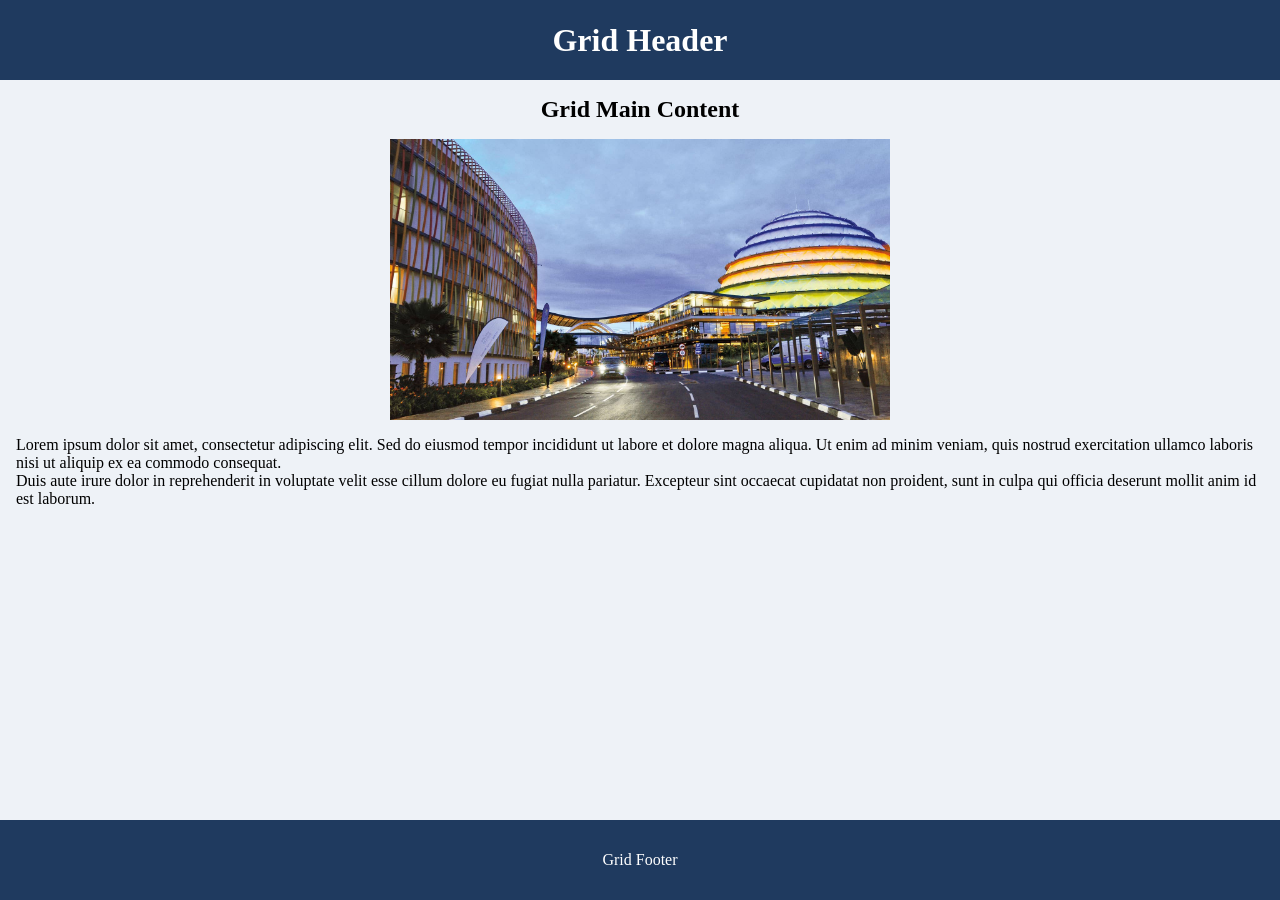
<file: Level_1/css_grid/index.html>
<!DOCTYPE html>
<html lang="en">
<head>
  <meta charset="UTF-8">
  <meta name="viewport" content="width=device-width, initial-scale=1.0">
  <title>Level 1 - Grid Layout</title>
  <link rel="stylesheet" href="grid-style.css">
</head>
<body>
  <header class="site-header">
    <h1> Grid Header</h1>
  </header>

  <main class="site-main">
  <h2>Grid Main Content</h2>
  <img src="../images/photo.jpg" alt="A picture of Kigali Convention center and Raddison Blu">
  <p>Lorem ipsum dolor sit amet, consectetur adipiscing elit. Sed do eiusmod tempor incididunt ut labore et dolore magna aliqua. Ut enim ad minim veniam, quis nostrud exercitation ullamco laboris nisi ut aliquip ex ea commodo consequat.</p>
  <p>Duis aute irure dolor in reprehenderit in voluptate velit esse cillum dolore eu fugiat nulla pariatur. Excepteur sint occaecat cupidatat non proident, sunt in culpa qui officia deserunt mollit anim id est laborum.</p>
</main>

  <footer class="site-footer">
    <p>Grid Footer</p>
  </footer>
</body>
</html>
</file>
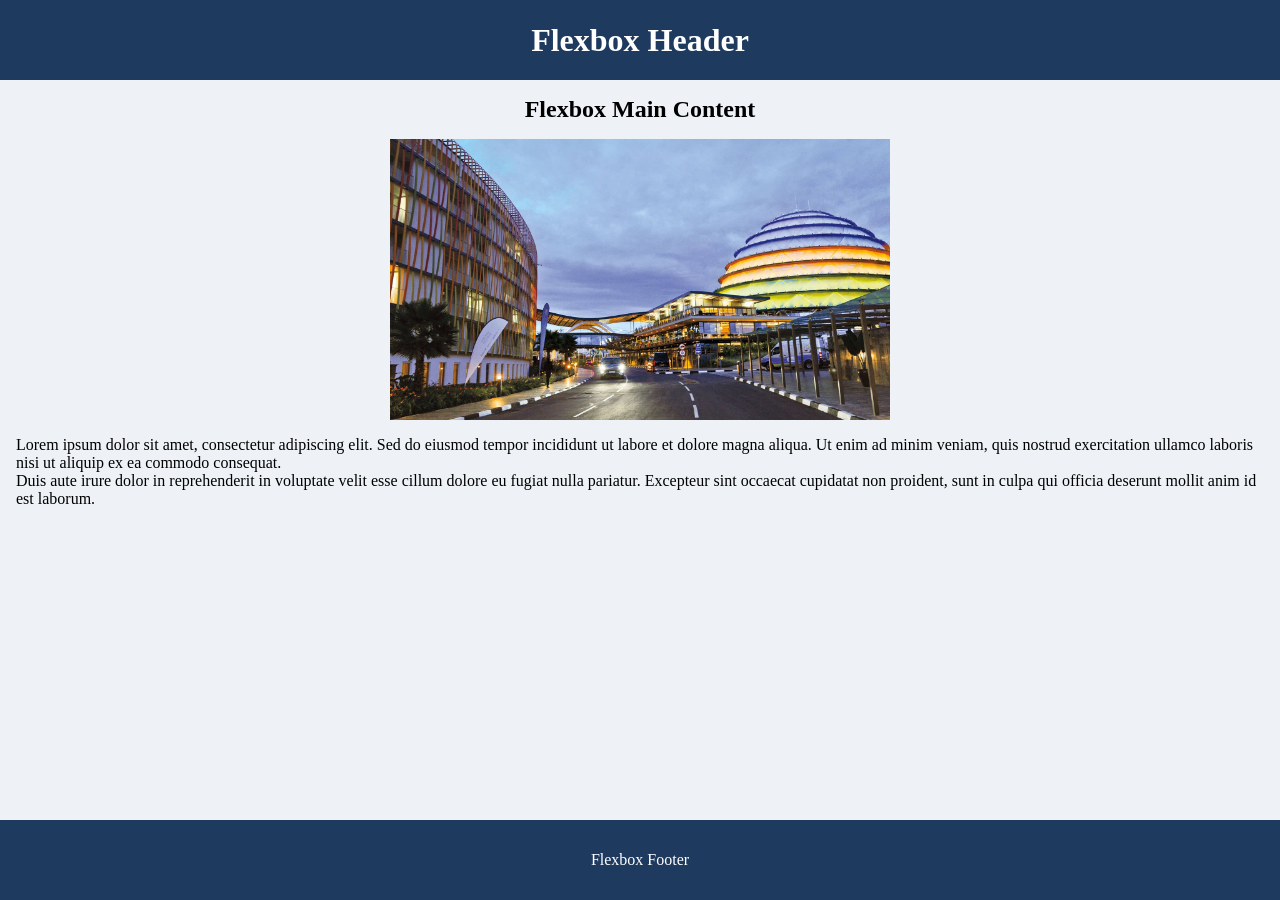
<file: Level_1/flexbox/index.html>
<!DOCTYPE html>
<html lang="en">
<head>
  <meta charset="UTF-8">
  <meta name="viewport" content="width=device-width, initial-scale=1.0">
  <title>Level 1 - Flexbox Layout</title>
  <link rel="stylesheet" href="flexbox-style.css">
</head>
<body>
  <header class="site-header">
    <h1>Flexbox Header</h1>
  </header>

  <main class="site-main">
  <h2>Flexbox Main Content</h2>
  <img src="../images/photo.jpg" alt="A picture of Kigali Convention center and Raddison Blu">
  <p>Lorem ipsum dolor sit amet, consectetur adipiscing elit. Sed do eiusmod tempor incididunt ut labore et dolore magna aliqua. Ut enim ad minim veniam, quis nostrud exercitation ullamco laboris nisi ut aliquip ex ea commodo consequat.</p>
  <p>Duis aute irure dolor in reprehenderit in voluptate velit esse cillum dolore eu fugiat nulla pariatur. Excepteur sint occaecat cupidatat non proident, sunt in culpa qui officia deserunt mollit anim id est laborum.</p>
</main>

  <footer class="site-footer">
    <p>Flexbox Footer</p>
  </footer>
</body>
</html>
</file>
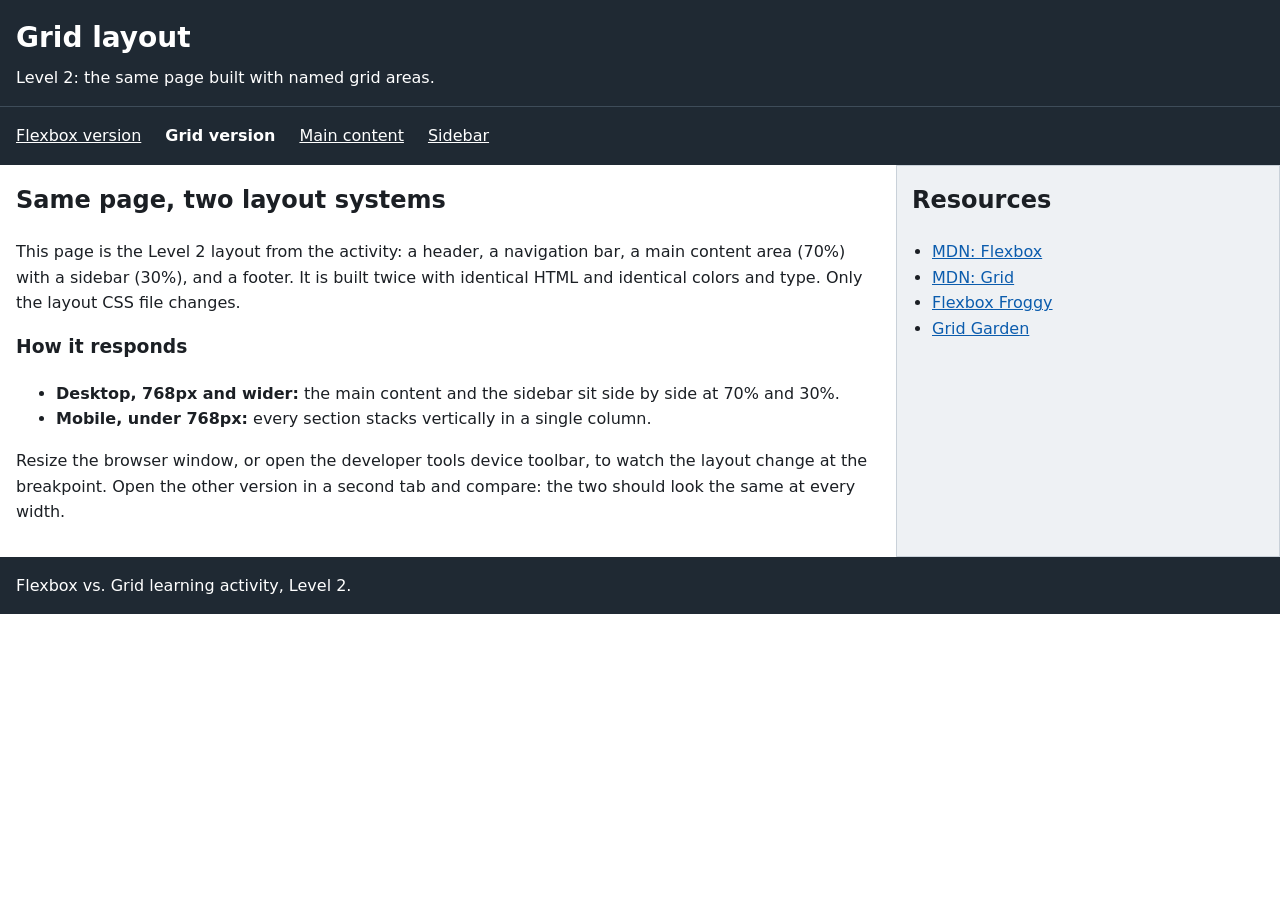
<file: Level_2/css_grid/index.html>
<!DOCTYPE html>
<html lang="en">
<head>
  <meta charset="UTF-8">
  <meta name="viewport" content="width=device-width, initial-scale=1">
  <title>Grid Layout | Level 2</title>
  <link rel="stylesheet" href="grid-style.css">
</head>
<body>
  <div class="layout">
    <header class="site-header">
      <h1>Grid layout</h1>
      <p>Level 2: the same page built with named grid areas.</p>
    </header>
 
    <nav class="site-nav" aria-label="Main">
      <ul>
        <li><a href="../flexbox/index.html">Flexbox version</a></li>
        <li><a href="index.html" aria-current="page">Grid version</a></li>
        <li><a href="#main-content">Main content</a></li>
        <li><a href="#sidebar">Sidebar</a></li>
      </ul>
    </nav>

    <div class="columns">
      <main class="content" id="main-content">
        <h2>Same page, two layout systems</h2>
        <p>This page is the Level 2 layout from the activity: a header, a navigation bar, a main content area (70%) with a sidebar (30%), and a footer. It is built twice with identical HTML and identical colors and type. Only the layout CSS file changes.</p>
        <h3>How it responds</h3>
        <ul>
          <li><strong>Desktop, 768px and wider:</strong> the main content and the sidebar sit side by side at 70% and 30%.</li>
          <li><strong>Mobile, under 768px:</strong> every section stacks vertically in a single column.</li>
        </ul>
        <p>Resize the browser window, or open the developer tools device toolbar, to watch the layout change at the breakpoint. Open the other version in a second tab and compare: the two should look the same at every width.</p>
      </main>
 
      <aside class="sidebar" id="sidebar" aria-label="Learning resources">
        <h2>Resources</h2>
        <ul>
          <li><a href="https://developer.mozilla.org/en-US/docs/Learn/CSS/CSS_layout/Flexbox">MDN: Flexbox</a></li>
          <li><a href="https://developer.mozilla.org/en-US/docs/Learn/CSS/CSS_layout/Grids">MDN: Grid</a></li>
          <li><a href="https://flexboxfroggy.com/">Flexbox Froggy</a></li>
          <li><a href="https://cssgridgarden.com/">Grid Garden</a></li>
        </ul>
      </aside>
    </div>
    
    <footer class="site-footer">
      <p>Flexbox vs. Grid learning activity, Level 2.</p>
    </footer>
  </div>
</body>
</html>
</file>
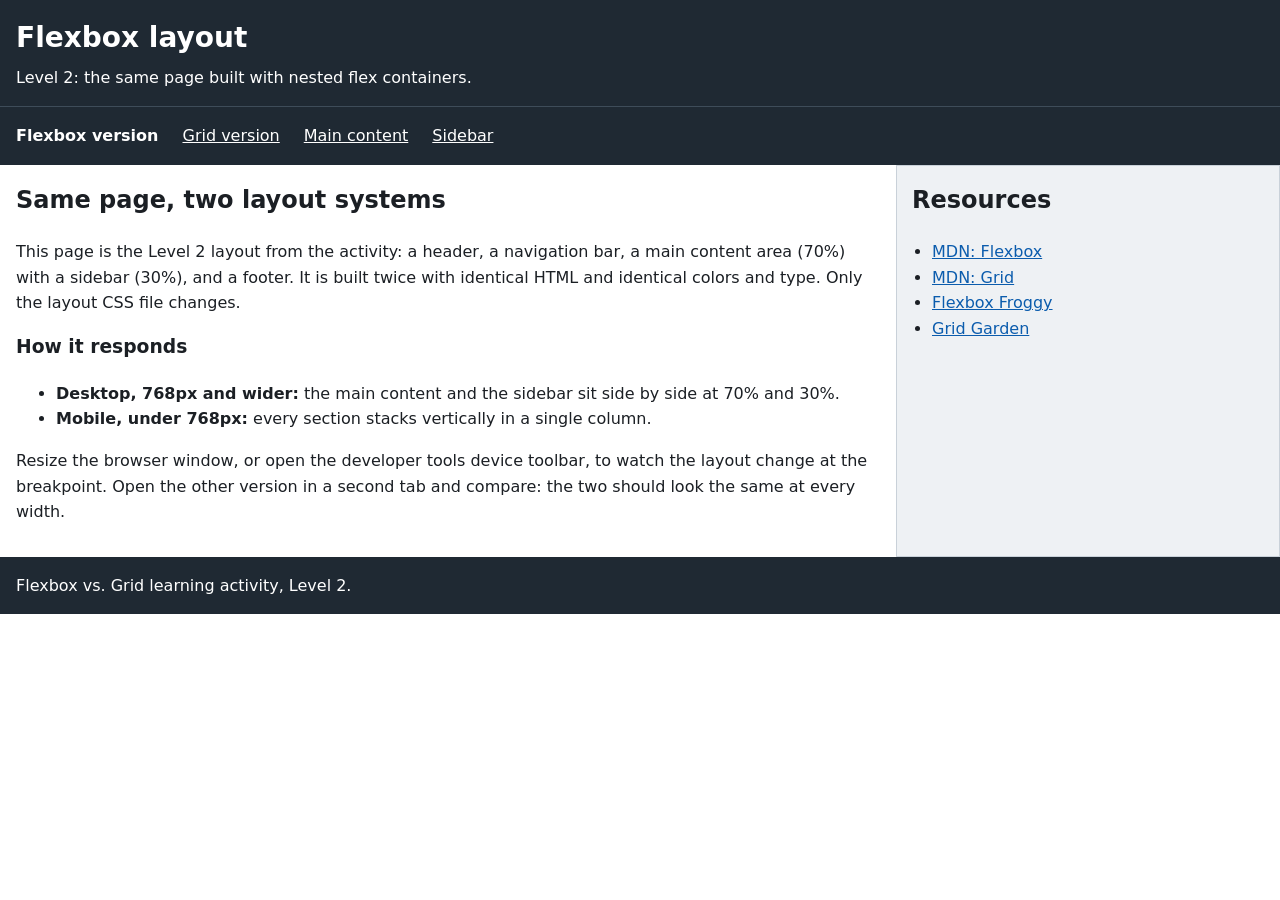
<file: Level_2/flexbox/index.html>
<!DOCTYPE html>
<html lang="en">
<head>
  <meta charset="UTF-8">
  <meta name="viewport" content="width=device-width, initial-scale=1">
  <title>Flexbox Layout | Level 2</title>
  <link rel="stylesheet" href="flexbox-style.css">
</head>
<body>
  <div class="layout">
    <header class="site-header">
      <h1>Flexbox layout</h1>
      <p>Level 2: the same page built with nested flex containers.</p>
    </header>
 
    <nav class="site-nav" aria-label="Main">
      <ul>
        <li><a href="index.html" aria-current="page">Flexbox version</a></li>
        <li><a href="../css_grid/index.html">Grid version</a></li>
        <li><a href="#main-content">Main content</a></li>
        <li><a href="#sidebar">Sidebar</a></li>
      </ul>
    </nav>
 
    <div class="columns">
      <main class="content" id="main-content">
        <h2>Same page, two layout systems</h2>
        <p>This page is the Level 2 layout from the activity: a header, a navigation bar, a main content area (70%) with a sidebar (30%), and a footer. It is built twice with identical HTML and identical colors and type. Only the layout CSS file changes.</p>
        <h3>How it responds</h3>
        <ul>
          <li><strong>Desktop, 768px and wider:</strong> the main content and the sidebar sit side by side at 70% and 30%.</li>
          <li><strong>Mobile, under 768px:</strong> every section stacks vertically in a single column.</li>
        </ul>
        <p>Resize the browser window, or open the developer tools device toolbar, to watch the layout change at the breakpoint. Open the other version in a second tab and compare: the two should look the same at every width.</p>
      </main>
 
      <aside class="sidebar" id="sidebar" aria-label="Learning resources">
        <h2>Resources</h2>
        <ul>
          <li><a href="https://developer.mozilla.org/en-US/docs/Learn/CSS/CSS_layout/Flexbox">MDN: Flexbox</a></li>
          <li><a href="https://developer.mozilla.org/en-US/docs/Learn/CSS/CSS_layout/Grids">MDN: Grid</a></li>
          <li><a href="https://flexboxfroggy.com/">Flexbox Froggy</a></li>
          <li><a href="https://cssgridgarden.com/">Grid Garden</a></li>
        </ul>
      </aside>
    </div>
 
    <footer class="site-footer">
      <p>Flexbox vs. Grid learning activity, Level 2.</p>
    </footer>
  </div>
</body>
</html>
</file>
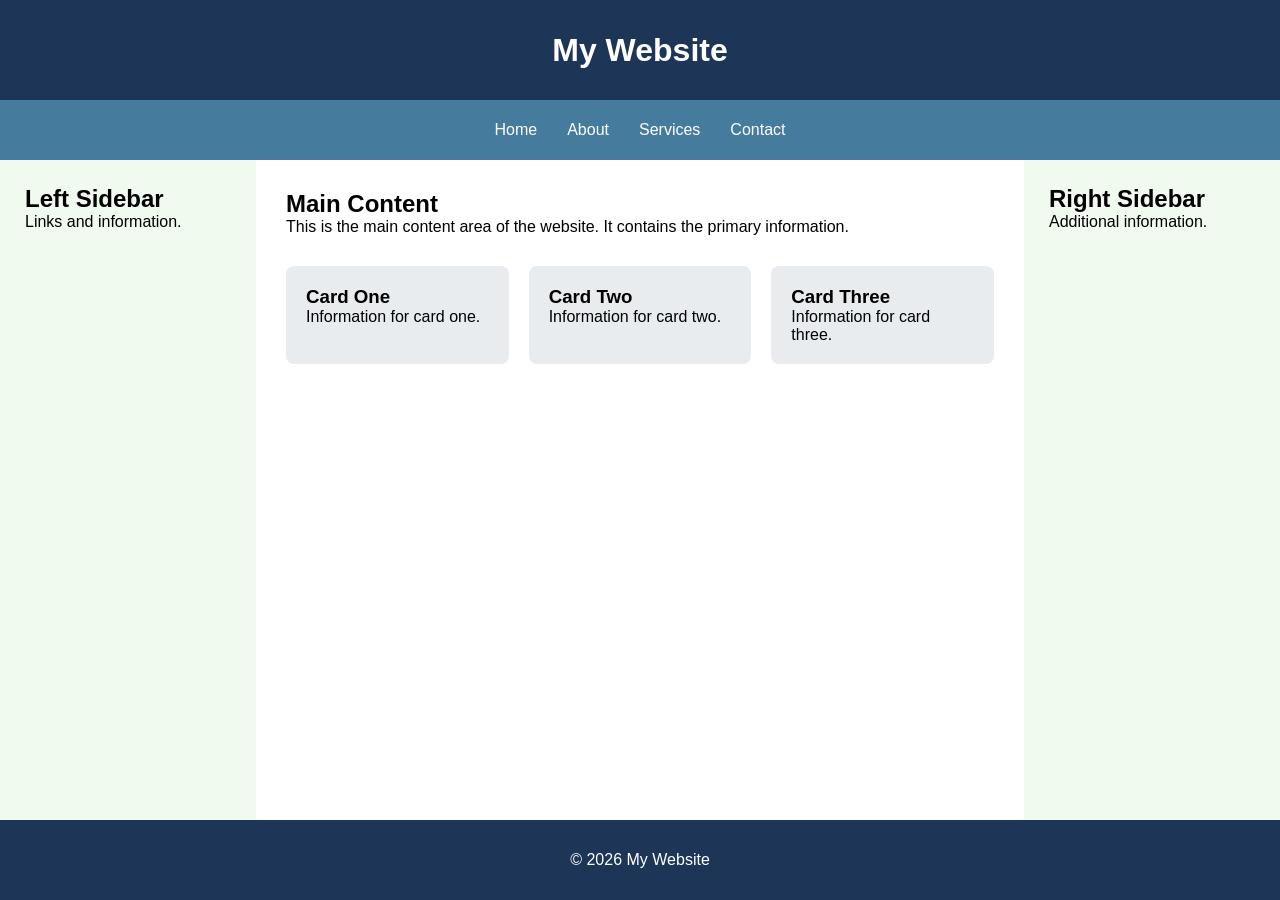
<file: Level_3/css_grid/index.html>
<!DOCTYPE html>
<html lang="en">
<head>
    <meta charset="UTF-8">
    <meta name="viewport" content="width=device-width, initial-scale=1.0">
    <title>Level 3 Grid Layout</title>
    <link rel="stylesheet" href="grid-style.css">
</head>
<body>

    <header>
        <h1>My Website</h1>
    </header>

    <nav>
        <a href="#">Home</a>
        <a href="#">About</a>
        <a href="#">Services</a>
        <a href="#">Contact</a>
    </nav>

    <div class="layout">

        <aside class="left-sidebar">
            <h2>Left Sidebar</h2>
            <p>Links and information.</p>
        </aside>

        <main>
            <h2>Main Content</h2>
            <p>
                This is the main content area of the website.
                It contains the primary information.
            </p>

            <div class="cards">
                <div class="card">
                    <h3>Card One</h3>
                    <p>Information for card one.</p>
                </div>

                <div class="card">
                    <h3>Card Two</h3>
                    <p>Information for card two.</p>
                </div>

                <div class="card">
                    <h3>Card Three</h3>
                    <p>Information for card three.</p>
                </div>
            </div>
        </main>

        <aside class="right-sidebar">
            <h2>Right Sidebar</h2>
            <p>Additional information.</p>
        </aside>

    </div>

    <footer>
        <p>© 2026 My Website</p>
    </footer>

</body>
</html>
</file>
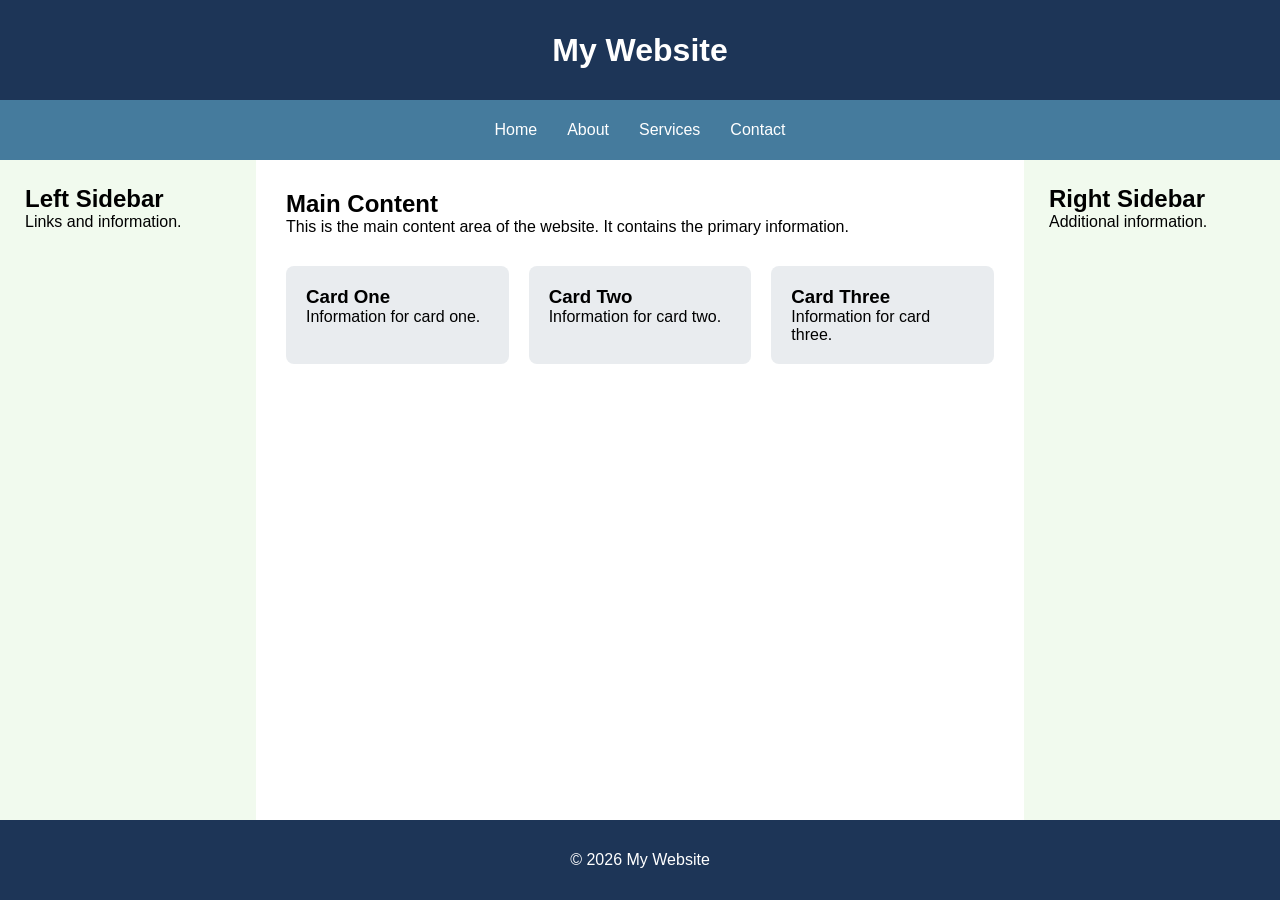
<file: Level_3/Flexbox/index.html>
<!DOCTYPE html>
<html lang="en">
<head>
    <meta charset="UTF-8">
    <meta name="viewport" content="width=device-width, initial-scale=1.0">
    <title>Level 3 Flexbox Layout</title>
    <link rel="stylesheet" href="flexbox-style.css">
</head>
<body>

    <header>
        <h1>My Website</h1>
    </header>

    <nav>
        <a href="#">Home</a>
        <a href="#">About</a>
        <a href="#">Services</a>
        <a href="#">Contact</a>
    </nav>

    <div class="layout">

        <aside class="left-sidebar">
            <h2>Left Sidebar</h2>
            <p>Links and information.</p>
        </aside>

        <main>
            <h2>Main Content</h2>
            <p>
                This is the main content area of the website.
                It contains the primary information.
            </p>

            <div class="cards">
                <div class="card">
                    <h3>Card One</h3>
                    <p>Information for card one.</p>
                </div>

                <div class="card">
                    <h3>Card Two</h3>
                    <p>Information for card two.</p>
                </div>

                <div class="card">
                    <h3>Card Three</h3>
                    <p>Information for card three.</p>
                </div>
            </div>
        </main>

        <aside class="right-sidebar">
            <h2>Right Sidebar</h2>
            <p>Additional information.</p>
        </aside>

    </div>

    <footer>
        <p>© 2026 My Website</p>
    </footer>

</body>
</html>
</file>
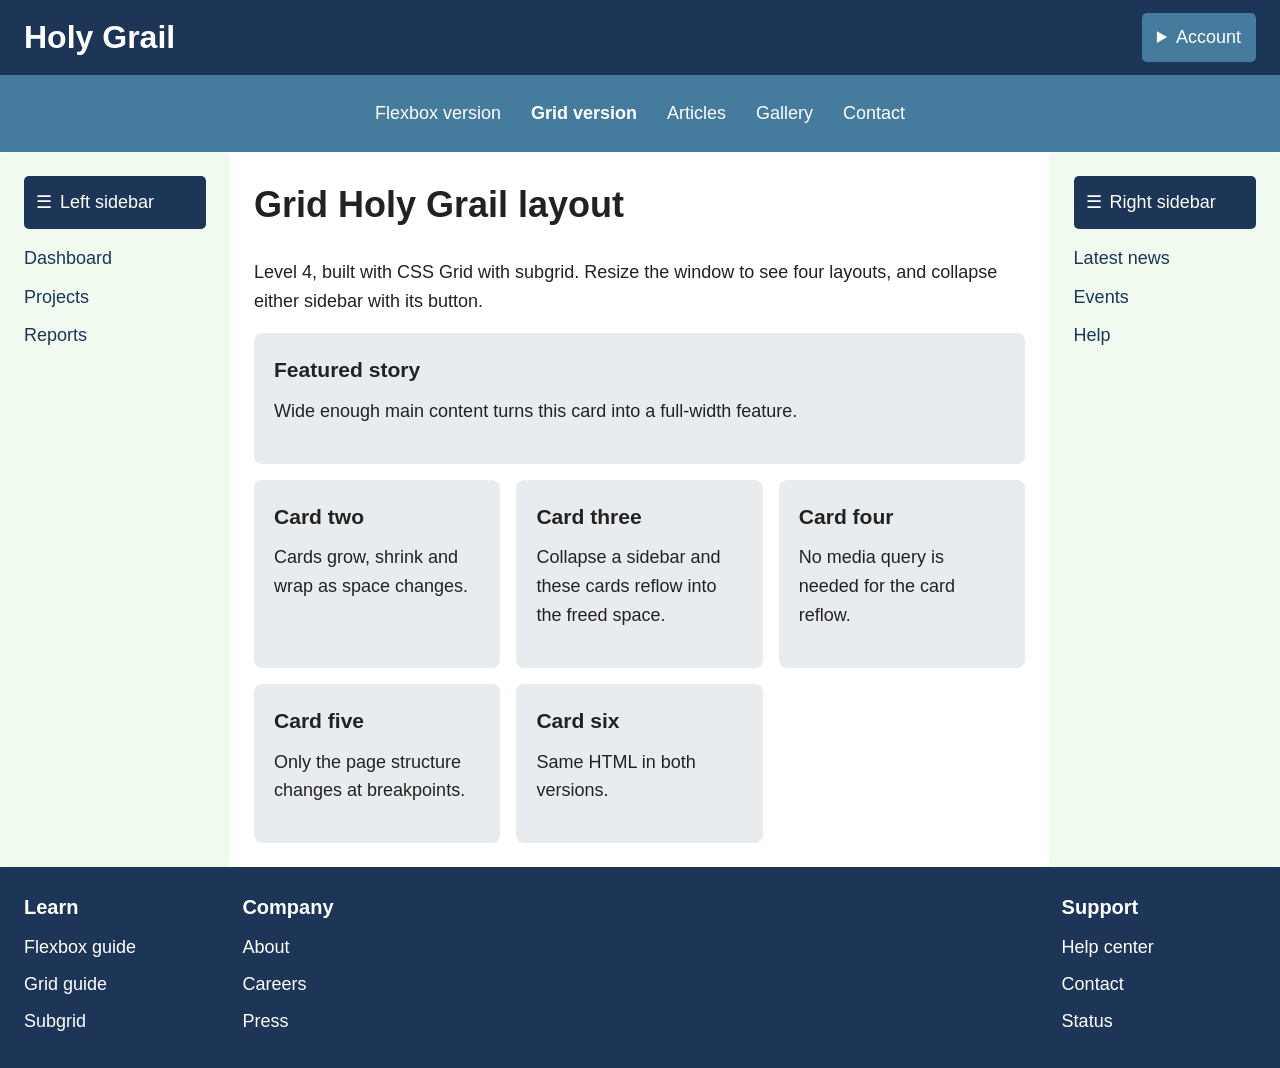
<file: Level_4/css_grid/index.html>
<!DOCTYPE html>
<html lang="en">
<head>
  <meta charset="UTF-8">
  <meta name="viewport" content="width=device-width, initial-scale=1">
  <title>Grid Holy Grail | Level 4</title>
  <link rel="stylesheet" href="css_grid.css">
</head>
<body>
  <div class="layout">
    <header class="site-header">
      <a class="logo" href="#">Holy Grail</a>
      <details class="user-menu">
        <summary>Account</summary>
        <ul>
          <li><a href="#">Profile</a></li>
          <li><a href="#">Settings</a></li>
          <li><a href="#">Sign out</a></li>
        </ul>
      </details>
    </header>

    <nav class="site-nav" aria-label="Main">
      <ul>
        <li><a href="../flexbox/index.html">Flexbox version</a></li>
        <li><a href="index.html" aria-current="page">Grid version</a></li>
        <li><a href="#main-content">Articles</a></li>
        <li><a href="#main-content">Gallery</a></li>
        <li><a href="#main-content">Contact</a></li>
      </ul>
    </nav>

    <div class="columns">
      <main class="content" id="main-content">
        <h1>Grid Holy Grail layout</h1>
        <p>Level 4, built with CSS Grid with subgrid. Resize the window to see four layouts, and collapse either sidebar with its button.</p>
        <div class="cards">
          <article class="card"><h3>Featured story</h3><p>Wide enough main content turns this card into a full-width feature.</p></article>
          <article class="card"><h3>Card two</h3><p>Cards grow, shrink and wrap as space changes.</p></article>
          <article class="card"><h3>Card three</h3><p>Collapse a sidebar and these cards reflow into the freed space.</p></article>
          <article class="card"><h3>Card four</h3><p>No media query is needed for the card reflow.</p></article>
          <article class="card"><h3>Card five</h3><p>Only the page structure changes at breakpoints.</p></article>
          <article class="card"><h3>Card six</h3><p>Same HTML in both versions.</p></article>

        </div>
        </main>

        <aside class="sidebar sidebar-left" aria-label="Left sidebar">
            <button class="toggle" data-side="left" aria-expanded="true" aria-controls="left-panel"><span aria-hidden="true">☰</span><span class="label">Left sidebar</span></button>
            <div class="panel" id="left-panel">
                <ul><li><a href="#">Dashboard</a></li><li><a href="#">Projects</a></li><li><a href="#">Reports</a></li></ul>
            </div>
        </aside>

        <aside class="sidebar sidebar-right" aria-label="Right sidebar">
        <button class="toggle" data-side="right" aria-expanded="true" aria-controls="right-panel"><span aria-hidden="true">☰</span><span class="label">Right sidebar</span></button>
        <div class="panel" id="right-panel">
          <ul><li><a href="#">Latest news</a></li><li><a href="#">Events</a></li><li><a href="#">Help</a></li></ul>
        </div>
      </aside>
    </div>

    <footer class="site-footer">
      <section><h2>Learn</h2><ul><li><a href="#">Flexbox guide</a></li><li><a href="#">Grid guide</a></li><li><a href="#">Subgrid</a></li></ul></section>
      <section><h2>Company</h2><ul><li><a href="#">About</a></li><li><a href="#">Careers</a></li><li><a href="#">Press</a></li></ul></section>
      <section><h2>Support</h2><ul><li><a href="#">Help center</a></li><li><a href="#">Contact</a></li><li><a href="#">Status</a></li></ul></section>
    </footer>
  </div>

  <script>
  // Collapse or expand a sidebar by toggling a class; CSS does the rest.
  document.querySelectorAll(".toggle").forEach((btn) => {
    btn.addEventListener("click", () => {
      const collapsed = document.querySelector(".layout").classList.toggle(btn.dataset.side + "-collapsed");
      btn.setAttribute("aria-expanded", String(!collapsed));
    });
  });
</script>
</file>
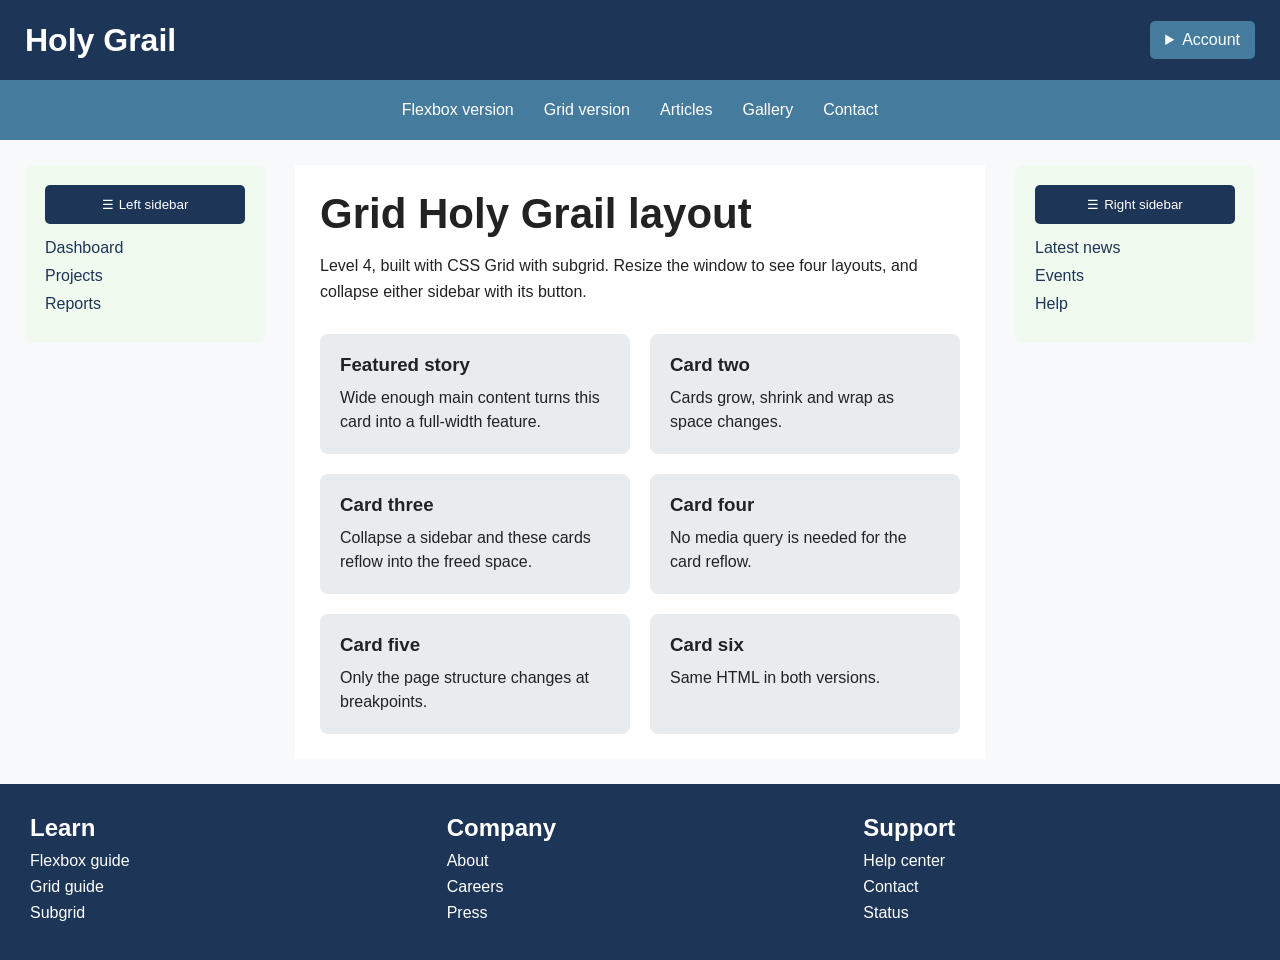
<file: Level_4/flexbox/index.html>
<!DOCTYPE html>
<html lang="en">
<head>
  <meta charset="UTF-8">
  <meta name="viewport" content="width=device-width, initial-scale=1">
  <title>Flexbox Holy Grail | Level 4</title>
  <link rel="stylesheet" href="flexbox.css">
</head>
<body>
  <div class="layout">
    <header class="site-header">
      <a class="logo" href="#">Holy Grail</a>
      <details class="user-menu">
        <summary>Account</summary>
        <ul>
          <li><a href="#">Profile</a></li>
          <li><a href="#">Settings</a></li>
          <li><a href="#">Sign out</a></li>
        </ul>
      </details>
    </header>

    <nav class="site-nav" aria-label="Main">
      <ul>
        <li><a href="../flexbox/index.html">Flexbox version</a></li>
        <li><a href="../css_grid/index.html" aria-current="page">Grid version</a></li>
        <li><a href="#main-content">Articles</a></li>
        <li><a href="#main-content">Gallery</a></li>
        <li><a href="#main-content">Contact</a></li>
      </ul>
    </nav>

    <div class="columns">
      <main class="content" id="main-content">
        <h1>Grid Holy Grail layout</h1>
        <p>Level 4, built with CSS Grid with subgrid. Resize the window to see four layouts, and collapse either sidebar with its button.</p>
        <div class="cards">
          <article class="card"><h3>Featured story</h3><p>Wide enough main content turns this card into a full-width feature.</p></article>
          <article class="card"><h3>Card two</h3><p>Cards grow, shrink and wrap as space changes.</p></article>
          <article class="card"><h3>Card three</h3><p>Collapse a sidebar and these cards reflow into the freed space.</p></article>
          <article class="card"><h3>Card four</h3><p>No media query is needed for the card reflow.</p></article>
          <article class="card"><h3>Card five</h3><p>Only the page structure changes at breakpoints.</p></article>
          <article class="card"><h3>Card six</h3><p>Same HTML in both versions.</p></article>

        </div>
        </main>

        <aside class="sidebar sidebar-left" aria-label="Left sidebar">
            <button class="toggle" data-side="left" aria-expanded="true" aria-controls="left-panel"><span aria-hidden="true">☰</span><span class="label">Left sidebar</span></button>
            <div class="panel" id="left-panel">
                <ul><li><a href="#">Dashboard</a></li><li><a href="#">Projects</a></li><li><a href="#">Reports</a></li></ul>
            </div>
        </aside>

        <aside class="sidebar sidebar-right" aria-label="Right sidebar">
        <button class="toggle" data-side="right" aria-expanded="true" aria-controls="right-panel"><span aria-hidden="true">☰</span><span class="label">Right sidebar</span></button>
        <div class="panel" id="right-panel">
          <ul><li><a href="#">Latest news</a></li><li><a href="#">Events</a></li><li><a href="#">Help</a></li></ul>
        </div>
      </aside>
    </div>

    <footer class="site-footer">
      <section><h2>Learn</h2><ul><li><a href="#">Flexbox guide</a></li><li><a href="#">Grid guide</a></li><li><a href="#">Subgrid</a></li></ul></section>
      <section><h2>Company</h2><ul><li><a href="#">About</a></li><li><a href="#">Careers</a></li><li><a href="#">Press</a></li></ul></section>
      <section><h2>Support</h2><ul><li><a href="#">Help center</a></li><li><a href="#">Contact</a></li><li><a href="#">Status</a></li></ul></section>
    </footer>
  </div>

  <script>
  // Collapse or expand a sidebar by toggling a class; CSS does the rest.
  document.querySelectorAll(".toggle").forEach((btn) => {
    btn.addEventListener("click", () => {
      const collapsed = document.querySelector(".layout").classList.toggle(btn.dataset.side + "-collapsed");
      btn.setAttribute("aria-expanded", String(!collapsed));
    });
  });
</script>
</file>
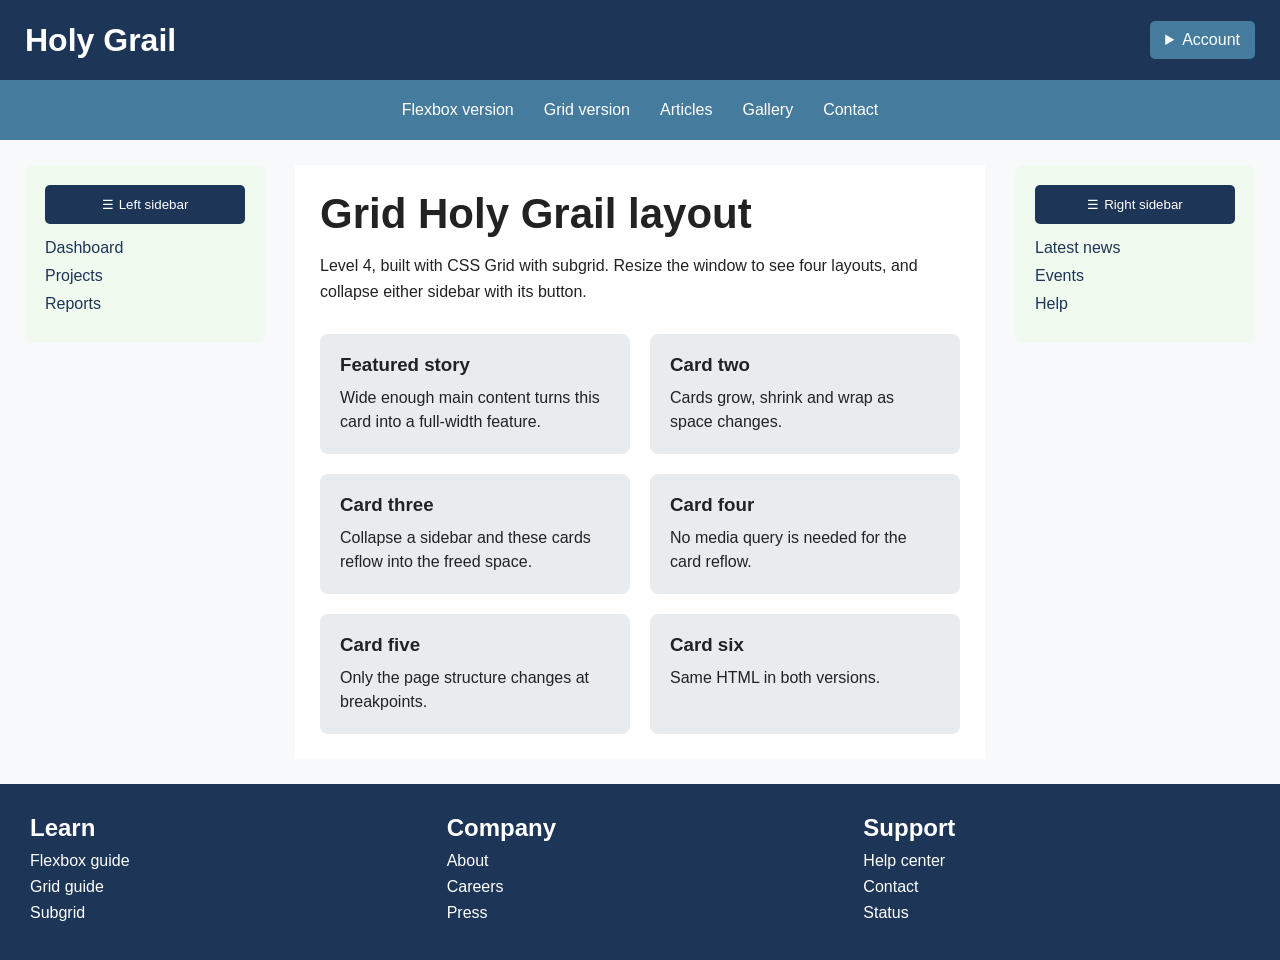
<file: Level_4/css_grid/flexbox/index.html>
<!DOCTYPE html>
<html lang="en">
<head>
  <meta charset="UTF-8">
  <meta name="viewport" content="width=device-width, initial-scale=1">
  <title>Flexbox Holy Grail | Level 4</title>
  <link rel="stylesheet" href="flexbox.css">
</head>
<body>
  <div class="layout">
    <header class="site-header">
      <a class="logo" href="#">Holy Grail</a>
      <details class="user-menu">
        <summary>Account</summary>
        <ul>
          <li><a href="#">Profile</a></li>
          <li><a href="#">Settings</a></li>
          <li><a href="#">Sign out</a></li>
        </ul>
      </details>
    </header>

    <nav class="site-nav" aria-label="Main">
      <ul>
        <li><a href="../flexbox/index.html">Flexbox version</a></li>
        <li><a href="index.html" aria-current="page">Grid version</a></li>
        <li><a href="#main-content">Articles</a></li>
        <li><a href="#main-content">Gallery</a></li>
        <li><a href="#main-content">Contact</a></li>
      </ul>
    </nav>

    <div class="columns">
      <main class="content" id="main-content">
        <h1>Grid Holy Grail layout</h1>
        <p>Level 4, built with CSS Grid with subgrid. Resize the window to see four layouts, and collapse either sidebar with its button.</p>
        <div class="cards">
          <article class="card"><h3>Featured story</h3><p>Wide enough main content turns this card into a full-width feature.</p></article>
          <article class="card"><h3>Card two</h3><p>Cards grow, shrink and wrap as space changes.</p></article>
          <article class="card"><h3>Card three</h3><p>Collapse a sidebar and these cards reflow into the freed space.</p></article>
          <article class="card"><h3>Card four</h3><p>No media query is needed for the card reflow.</p></article>
          <article class="card"><h3>Card five</h3><p>Only the page structure changes at breakpoints.</p></article>
          <article class="card"><h3>Card six</h3><p>Same HTML in both versions.</p></article>

        </div>
        </main>

        <aside class="sidebar sidebar-left" aria-label="Left sidebar">
            <button class="toggle" data-side="left" aria-expanded="true" aria-controls="left-panel"><span aria-hidden="true">☰</span><span class="label">Left sidebar</span></button>
            <div class="panel" id="left-panel">
                <ul><li><a href="#">Dashboard</a></li><li><a href="#">Projects</a></li><li><a href="#">Reports</a></li></ul>
            </div>
        </aside>

        <aside class="sidebar sidebar-right" aria-label="Right sidebar">
        <button class="toggle" data-side="right" aria-expanded="true" aria-controls="right-panel"><span aria-hidden="true">☰</span><span class="label">Right sidebar</span></button>
        <div class="panel" id="right-panel">
          <ul><li><a href="#">Latest news</a></li><li><a href="#">Events</a></li><li><a href="#">Help</a></li></ul>
        </div>
      </aside>
    </div>

    <footer class="site-footer">
      <section><h2>Learn</h2><ul><li><a href="#">Flexbox guide</a></li><li><a href="#">Grid guide</a></li><li><a href="#">Subgrid</a></li></ul></section>
      <section><h2>Company</h2><ul><li><a href="#">About</a></li><li><a href="#">Careers</a></li><li><a href="#">Press</a></li></ul></section>
      <section><h2>Support</h2><ul><li><a href="#">Help center</a></li><li><a href="#">Contact</a></li><li><a href="#">Status</a></li></ul></section>
    </footer>
  </div>

  <script>
  // Collapse or expand a sidebar by toggling a class; CSS does the rest.
  document.querySelectorAll(".toggle").forEach((btn) => {
    btn.addEventListener("click", () => {
      const collapsed = document.querySelector(".layout").classList.toggle(btn.dataset.side + "-collapsed");
      btn.setAttribute("aria-expanded", String(!collapsed));
    });
  });
</script>
</file>
<file: Level_1/css_grid/grid-style.css>
/* Reset: remove the browser's default spacing */
* {
  margin: 0;
  padding: 0;
  box-sizing: border-box;
}

/* LAYOUT: three rows, header and footer fixed, main fills the rest */
body {
  display: grid;
  grid-template-rows: 80px 1fr 80px;
  min-height: 100vh;
}

/* Header and footer: center their text */
.site-header,
.site-footer {
  display: grid;
  place-items: center;
}

.site-main {
  padding: 1rem;
}

/* COLOURS: looks only, not layout */
.site-header { background: #1f3a5f; color: white; }
.site-main   { background: #eef2f7; }
.site-footer { background: #1f3a5f; color: white; }

/* IMAGE: fills its container on small screens, capped on large ones */
.site-main img {
  display: block;
  width: 100%;
  max-width: 500px;
  height: auto;
  margin: 1rem auto;
}

/* Center the main heading */
.site-main h2 {
  text-align: center;
}

/* RESPONSIVE: smaller bars and text on phones */
@media (max-width: 600px) {
  body {
    grid-template-rows: 60px 1fr 60px;
  }

  .site-header h1 {
    font-size: 1.5rem;
  }
}
</file>
<file: Level_1/flexbox/flexbox-style.css>
/* Reset: remove the browser's default spacing */
* {
  margin: 0;
  padding: 0;
  box-sizing: border-box;
}

/* LAYOUT: stack header, main and footer in one column */
body {
  display: flex;
  flex-direction: column;
  min-height: 100vh;
}

/* Header and footer: fixed height */
.site-header,
.site-footer {
  height: 80px;
  display: flex;
  align-items: center;
  justify-content: center;
}

/* Main: grows to fill all leftover space */
.site-main {
  flex-grow: 1;
  padding: 1rem;
}

/* COLOURS: looks only, not layout */
.site-header { background: #1f3a5f; color: white; }
.site-main   { background: #eef2f7; }
.site-footer { background: #1f3a5f; color: white; }

/* IMAGE: fills its container on small screens, capped on large ones */
.site-main img {
  display: block;
  width: 100%;
  max-width: 500px;
  height: auto;
  margin: 1rem auto;
}

/* Center the main heading */
.site-main h2 {
  text-align: center;
}

/* RESPONSIVE: smaller bars and text on phones */
@media (max-width: 600px) {
  .site-header,
  .site-footer {
    height: 60px;
  }

  .site-header h1 {
    font-size: 1.5rem;
  }
}
</file>
<file: Level_2/css_grid/grid-style.css>
/* grid-style.css: everything the Grid page needs (no other CSS file).
   Part 1: shared look (colors, type, spacing). Part 2: Grid layout. */
 
 
:root {
  --ink: #1b1f24;
  --paper: #ffffff;
  --panel: #eef1f4;
  --bar: #1f2933;
  --bar-ink: #ffffff;
  --line: #c9d1d9;
  --link: #0b5cad;
  --pad: 1rem;
}
 
*,
*::before,
*::after {
  box-sizing: border-box;
}

body {
  margin: 0;
  font-family: system-ui, -apple-system, "Segoe UI", Roboto, sans-serif;
  line-height: 1.6;
  color: var(--ink);
  background: var(--paper);
  overflow-wrap: anywhere;
}
 
a {
  color: var(--link);
}
 
:focus-visible {
  outline: 3px solid currentColor;
  outline-offset: 2px;
}
 
h1,
h2,
h3,
p,
ul {
  margin-top: 0;
}

/* Regions */
.site-header,
.site-nav,
.site-footer,
.content,
.sidebar {
  padding: var(--pad);
}
 
.site-header,
.site-nav,
.site-footer {
  background: var(--bar);
  color: var(--bar-ink);
}
 
.site-header h1 {
  margin-bottom: 0.25rem;
  font-size: 1.75rem;
}
 
.site-header p,
.site-footer p {
  margin-bottom: 0;
}
 
.site-nav {
  border-top: 1px solid #3e4c59;
}
 
.site-nav ul {
  display: flex;
  flex-wrap: wrap;
  gap: 0.25rem 1.5rem;
  margin: 0;
  padding: 0;
  list-style: none;
}
 
.site-nav a {
  color: inherit;
}
 
.site-nav a[aria-current="page"] {
  font-weight: 700;
  text-decoration: none;
}

.sidebar {
  background: var(--panel);
  box-shadow: inset 0 0 0 1px var(--line);
}
 
.sidebar ul {
  padding-left: 1.25rem;
}

/* grid-style.css: Level 2 layout only.
   Mobile-first: the base rules are the mobile layout, the media query redraws the map. */
 
/* .columns exists only so the flexbox version can nest. Here its children
   take part directly in the .layout grid. */
.columns {
  display: contents;
}
 
.site-header { grid-area: header; }
.site-nav    { grid-area: nav; }
.content     { grid-area: main; }
.sidebar     { grid-area: sidebar; }
.site-footer { grid-area: footer; }
 
/* Mobile: one column, every area on its own row. */
.layout {
  display: grid;
  grid-template-columns: 1fr;
  grid-template-areas:
    "header"
    "nav"
    "main"
    "sidebar"
    "footer";
}
 
/* Desktop: main content 7fr (70%), sidebar 3fr (30%). */
@media (min-width: 768px) {
  .layout {
    grid-template-columns: 7fr 3fr;
    grid-template-areas:
      "header  header"
      "nav     nav"
      "main    sidebar"
      "footer  footer";
  }
}
</file>
<file: Level_2/flexbox/flexbox-style.css>
/* flexbox-style.css: everything the Flexbox page needs (no other CSS file).
   Part 1: shared look (colors, type, spacing). Part 2: Flexbox layout. */


:root {
  --ink: #1b1f24;
  --paper: #ffffff;
  --panel: #eef1f4;
  --bar: #1f2933;
  --bar-ink: #ffffff;
  --line: #c9d1d9;
  --link: #0b5cad;
  --pad: 1rem;
}

*,
*::before,
*::after {
  box-sizing: border-box;
}

body {
  margin: 0;
  font-family: system-ui, -apple-system, "Segoe UI", Roboto, sans-serif;
  line-height: 1.6;
  color: var(--ink);
  background: var(--paper);
  overflow-wrap: anywhere;
}

a {
  color: var(--link);
}

:focus-visible {
  outline: 3px solid currentColor;
  outline-offset: 2px;
}

h1,
h2,
h3,
p,
ul {
  margin-top: 0;
}

/* Regions */
.site-header,
.site-nav,
.site-footer,
.content,
.sidebar {
  padding: var(--pad);
}

.site-header,
.site-nav,
.site-footer {
  background: var(--bar);
  color: var(--bar-ink);
}

.site-header h1 {
  margin-bottom: 0.25rem;
  font-size: 1.75rem;
}

.site-header p,
.site-footer p {
  margin-bottom: 0;
}

.site-nav {
  border-top: 1px solid #3e4c59;
}

.site-nav ul {
  display: flex;
  flex-wrap: wrap;
  gap: 0.25rem 1.5rem;
  margin: 0;
  padding: 0;
  list-style: none;
}

.site-nav a {
  color: inherit;
}

.site-nav a[aria-current="page"] {
  font-weight: 700;
  text-decoration: none;
}

.sidebar {
  background: var(--panel);
  box-shadow: inset 0 0 0 1px var(--line);
}

.sidebar ul {
  padding-left: 1.25rem;
}


/* flexbox-style.css: Level 2 layout only.
   Mobile-first: the base rules are the mobile layout, the media query adds desktop. */

/* Outer container: header, nav, columns and footer stack in one flex column. */
.layout {
  display: flex;
  flex-direction: column;
}

/* Nested container: a wrapping row for the main content and the sidebar. */
.columns {
  display: flex;
  flex-wrap: wrap;
}

/* Mobile: each region takes a full row, so everything stacks. */
.content,
.sidebar {
  flex: 1 1 100%;
}

/* Desktop: main content 70%, sidebar 30%, side by side. */
@media (min-width: 768px) {
  .content {
    flex-basis: 70%;
  }

  .sidebar {
    flex-basis: 30%;
  }
}
</file>
<file: Level_3/css_grid/grid-style.css>
/* grid-style.css: Level 3 Grid version of the Flexbox page.
   Same HTML, colors and spacing as ../Flexbox/flexbox-style.css; only the layout system changes.
   Part 1: shared look. Part 2: page grid. Part 3: named areas per breakpoint. */

* {
    box-sizing: border-box;
    margin: 0;
    padding: 0;
}

/* Part 1: shared look */

body {
    font-family: Arial, sans-serif;
}

header {
    height: 100px;
    background: #1d3557;
    color: white;
}

nav {
    min-height: 60px;
    background: #457b9d;
    gap: 30px;
    padding: 15px;
}

nav a {
    color: white;
    text-decoration: none;
}

.left-sidebar,
.right-sidebar {
    background: #f1faee;
    padding: 25px;
}

main {
    padding: 30px;
    background: white;
}

footer {
    min-height: 80px;
    background: #1d3557;
    color: white;
}

.card {
    padding: 20px;
    background: #e9ecef;
    border-radius: 8px;
}

/* Part 2: page grid.
   Header, nav and footer keep their own height; the middle row takes what is left. */

body {
    min-height: 100vh;
    display: grid;
    grid-template-rows: auto auto 1fr auto;
}

/* Center the header, footer and nav contents. */
header,
footer {
    display: grid;
    place-items: center;
}

nav {
    display: grid;
    grid-auto-flow: column;
    justify-content: center;
    justify-items: center;
    align-items: center;
}

/* Cards reflow on their own: as many 200px+ columns as fit. */
.cards {
    display: grid;
    grid-template-columns: repeat(auto-fit, minmax(200px, 1fr));
    gap: 20px;
    margin-top: 30px;
}

/* With only two columns, the third card fills the last row (as it does in Flexbox). */
main {
    container-type: inline-size;
}

@container (420px <= width < 640px) {
    .card:last-child {
        grid-column: 1 / -1;
    }
}

/* Part 3: named areas.
   Rows are left as auto so they share any extra height equally, like flex lines. */

.left-sidebar  { grid-area: left; }
main           { grid-area: main; }
.right-sidebar { grid-area: right; }

/* Desktop: left 20%, main 60%, right 20%. */
.layout {
    display: grid;
    min-height: 500px;
    grid-template-columns: 20% 60% 20%;
    grid-template-areas: "left main right";
}

/* Tablet: main on top, sidebars as two equal columns below it. */
@media (max-width: 900px) {
    .layout {
        grid-template-columns: 1fr 1fr;
        grid-template-areas:
            "main main"
            "left right";
    }
}

/* Mobile: one column, nav links stacked. */
@media (max-width: 600px) {
    nav {
        grid-auto-flow: row;
        gap: 15px;
    }

    .layout {
        grid-template-columns: 1fr;
        grid-template-areas:
            "main"
            "left"
            "right";
    }
}
</file>
<file: Level_3/Flexbox/flexbox-style.css>
* {
    box-sizing: border-box;
    margin: 0;
    padding: 0;
}

body {
    font-family: Arial, sans-serif;
    min-height: 100vh;
    display: flex;
    flex-direction: column;
}

header {
    height: 100px;
    background: #1d3557;
    color: white;
    display: flex;
    align-items: center;
    justify-content: center;
}

nav {
    min-height: 60px;
    background: #457b9d;
    display: flex;
    justify-content: center;
    align-items: center;
    gap: 30px;
    padding: 15px;
}

nav a {
    color: white;
    text-decoration: none;
}

.layout {
    display: flex;
    flex: 1;
    min-height: 500px;
}

.left-sidebar {
    flex: 0 0 20%;
    background: #f1faee;
    padding: 25px;
}

main {
    flex: 1 1 60%;
    padding: 30px;
    background: white;
}

.right-sidebar {
    flex: 0 0 20%;
    background: #f1faee;
    padding: 25px;
}

footer {
    min-height: 80px;
    background: #1d3557;
    color: white;
    display: flex;
    align-items: center;
    justify-content: center;
}


.cards {
    display: flex;
    flex-wrap: wrap;
    gap: 20px;
    margin-top: 30px;
}

.card {
    flex: 1 1 200px;
    padding: 20px;
    background: #e9ecef;
    border-radius: 8px;
}

@media (max-width: 900px) {
    .layout {
        flex-wrap: wrap;
    }

    main {
        flex: 1 1 100%;
        order: 1;
    }

    .left-sidebar {
        flex: 1 1 50%;
        order: 2;
    }

    .right-sidebar {
        flex: 1 1 50%;
        order: 3;
    }
}
@media (max-width: 600px) {
    nav {
        flex-direction: column;
        gap: 15px;
    }

    .layout {
        flex-direction: column;
    }

    main {
        order: 1;
    }

    .left-sidebar {
        order: 2;
    }

    .right-sidebar {
        order: 3;
    }

    .left-sidebar,
    main,
    .right-sidebar {
        flex: 1 1 100%;
    }
}
</file>
<file: Level_4/css_grid/css_grid.css>
/* grid-style.css: everything the Grid page needs (no other CSS file). */

/* ---------- Part 1: shared look (colors from the team's Flexbox version) ---------- */
:root {
  --navy: #1d3557; --blue: #457b9d; --mint: #f1faee; --page: #f8f9fa; --card: #e9ecef; --ink: #222;
  --pad: clamp(0.75rem, 2vw, 1.5rem);
  --sidebar-w: clamp(11rem, 18vw, 15rem);
  --rail: 3rem;
}
*, *::before, *::after { box-sizing: border-box; }
body { margin: 0; font: clamp(1rem, 0.92rem + 0.4vw, 1.125rem)/1.6 Arial, sans-serif; color: var(--ink); background: var(--page); overflow-wrap: anywhere; }
a { color: var(--navy); text-decoration: none; }
:focus-visible { outline: 3px solid currentColor; outline-offset: 2px; }
h1, h2, h3, p, ul { margin-top: 0; }

/* Custom properties drive the sidebar widths; JavaScript only toggles a class. */
.layout { --left-w: var(--sidebar-w); --right-w: var(--sidebar-w); }
.left-collapsed { --left-w: var(--rail); }
.right-collapsed { --right-w: var(--rail); }
.left-collapsed .sidebar-left :is(.panel, .label),
.right-collapsed .sidebar-right :is(.panel, .label) { display: none; }

.site-header, .site-footer { background: var(--navy); color: #fff; padding: var(--pad); }
.site-nav { background: var(--blue); color: #fff; padding: var(--pad); }
.site-header { position: sticky; top: 0; z-index: 10; padding-block: 0.75rem; }   /* stays fixed while scrolling */
.logo { color: #fff; font-weight: 700; font-size: clamp(1.4rem, 3vw, 2rem); }
.user-menu { position: relative; }
.user-menu summary { cursor: pointer; background: var(--blue); padding: 10px 15px; border-radius: 5px; }
.user-menu ul { position: absolute; right: 0; margin: 0.5rem 0 0; padding: 10px; list-style: none; background: #fff; min-width: 9rem; box-shadow: 0 4px 10px rgba(0, 0, 0, 0.2); }
.user-menu a { display: block; padding: 8px; color: var(--ink); }
.site-nav ul, .site-footer ul { margin: 0; padding: 0; list-style: none; }
.site-nav ul { display: flex; flex-wrap: wrap; justify-content: center; gap: 0.25rem 1.875rem; }
.site-nav a, .site-footer a { color: #fff; }
.site-nav a:hover { text-decoration: underline; }
.site-nav a[aria-current="page"] { font-weight: 700; }

.content, .sidebar { padding: var(--pad); }
.content { background: #fff; }
.sidebar { background: var(--mint); border-radius: 8px; }
.toggle { display: flex; gap: 0.5rem; align-items: center; width: 100%; padding: 12px; font: inherit; cursor: pointer; background: var(--navy); color: #fff; border: none; border-radius: 5px; }
.panel { margin-top: 15px; }
.panel ul { list-style: none; padding: 0; }
.panel li { margin-bottom: 10px; }
.card { background: var(--card); border-radius: 8px; padding: 20px; }
.card h3 { margin-bottom: 10px; }
.site-footer h2 { font-size: 1.25rem; margin-bottom: 10px; }
.site-footer li { margin-bottom: 8px; }

/* ---------- Part 2: Grid layout. Mobile-first, four breakpoints. ---------- */
.site-header  { grid-area: header; display: grid; align-items: center; }
.site-nav     { grid-area: nav; }
.content      { grid-area: main; container-type: inline-size; min-width: 0; }
.sidebar-left { grid-area: left; }
.sidebar-right { grid-area: right; }
.site-footer  { grid-area: footer; display: grid; gap: 1.5rem; grid-template-columns: repeat(auto-fit, minmax(10rem, 1fr)); }
.columns { display: contents; }

/* Overlapping areas: logo and user menu share one cell, aligned to opposite ends. */
.logo      { grid-area: 1 / 1; justify-self: start; }
.user-menu { grid-area: 1 / 1; justify-self: end; }

/* Cards reflow with auto-fit: as many 14rem+ columns as fit. */
.cards { display: grid; gap: 1rem; grid-template-columns: repeat(auto-fit, minmax(min(100%, 14rem), 1fr)); }
@container (min-width: 44rem) { .card:first-child { grid-column: 1 / -1; } }

/* 1. Mobile (under 600px): one column. */
.layout {
  display: grid;
  grid-template-columns: minmax(0, 1fr);
  grid-template-areas: "header" "nav" "main" "left" "right" "footer";
}

/* 2. Tablet (600px+): main full width, sidebars side by side below. */
@media (min-width: 600px) {
  .layout {
    grid-template-columns: 1fr 1fr;
    grid-template-areas: "header header" "nav nav" "main main" "left right" "footer footer";
  }
}

/* 3. Laptop (900px+): left | main, right sidebar full width below. */
@media (min-width: 900px) {
  .layout {
    grid-template-columns: var(--left-w) minmax(0, 1fr);
    grid-template-areas: "header header" "nav nav" "left main" "right right" "footer footer";
  }
}

/* 4. Desktop (1200px+): left | main | right. The footer uses subgrid, so its
   three link columns line up with the sidebar, main and sidebar columns above. */
@media (min-width: 1200px) {
  .layout {
    grid-template-columns: var(--left-w) minmax(0, 1fr) var(--right-w);
    grid-template-areas: "header header header" "nav nav nav" "left main right" "footer footer footer";
  }
  @supports (grid-template-columns: subgrid) {
    .site-footer { grid-template-columns: subgrid; }
  }
}
</file>
<file: Level_4/flexbox/flexbox.css>
* {
    box-sizing: border-box;
    margin: 0;
    padding: 0;
}

:root {
    --header-height: 80px;
    --nav-height: 60px;
    --sidebar-width: 220px;
    --page-padding: 25px;
    --gap: 20px;
}

body {
    font-family: Arial, sans-serif;
    min-height: 100vh;
    background: #f8f9fa;
    color: #222;
}

.layout {
    min-height: 100vh;
    display: flex;
    flex-direction: column;
}

/* Header */

.site-header {
    height: var(--header-height);
    background: #1d3557;
    color: white;
    display: flex;
    align-items: center;
    padding: 0 var(--page-padding);
    position: fixed;
    top: 0;
    left: 0;
    right: 0;
    z-index: 1000;
}

.logo {
    color: white;
    text-decoration: none;
    font-size: clamp(22px, 3vw, 32px);
    font-weight: bold;
}

.user-menu {
    margin-left: auto;
    position: relative;
}

.user-menu summary {
    cursor: pointer;
    background: #457b9d;
    padding: 10px 15px;
    border-radius: 5px;
}

.user-menu ul {
    position: absolute;
    right: 0;
    top: 45px;
    width: 150px;
    background: white;
    padding: 10px;
    list-style: none;
    box-shadow: 0 4px 10px rgba(0, 0, 0, 0.2);
}

.user-menu a {
    display: block;
    padding: 8px;
    color: #222;
    text-decoration: none;
}

/* Navigation */

.site-nav {
    min-height: var(--nav-height);
    background: #457b9d;
    display: flex;
    align-items: center;
    justify-content: center;
    padding: 15px;
    margin-top: var(--header-height);
}

.site-nav ul {
    display: flex;
    justify-content: center;
    align-items: center;
    gap: 30px;
    list-style: none;
    flex-wrap: wrap;
}

.site-nav a {
    color: white;
    text-decoration: none;
}

.site-nav a:hover {
    text-decoration: underline;
}

/* Main Holy Grail layout */

.columns {
    display: flex;
    flex: 1;
    min-height: 500px;
    gap: var(--gap);
    padding: var(--page-padding);
    background: #f8f9fa;
}

/* Left sidebar */

.sidebar-left {
    flex: 0 0 var(--sidebar-width);
    order: 1;
    align-self: flex-start;
    background: #f1faee;
    padding: 20px;
}

/* Main content */

.content {
    flex: 1 1 auto;
    order: 2;
    min-width: 0;
    background: white;
    padding: var(--page-padding);
    container-type: inline-size;
    container-name: main-content;
}

.content h1 {
    font-size: clamp(28px, 4vw, 42px);
    margin-bottom: 15px;
}

.content > p {
    line-height: 1.6;
}

/* Right sidebar */

.sidebar-right {
    flex: 0 0 var(--sidebar-width);
    order: 3;
    align-self: flex-start;
    background: #f1faee;
    padding: 20px;
}

/* Sidebar */

.sidebar {
    border-radius: 8px;
}

.sidebar .toggle {
    width: 100%;
    border: none;
    background: #1d3557;
    color: white;
    padding: 12px;
    cursor: pointer;
    border-radius: 5px;
}

.sidebar .label {
    margin-left: 5px;
}

.sidebar .panel {
    margin-top: 15px;
}

.sidebar ul {
    list-style: none;
}

.sidebar li {
    margin-bottom: 10px;
}

.sidebar a {
    color: #1d3557;
    text-decoration: none;
}

/* Sidebar collapse */

.layout.left-collapsed .sidebar-left {
    flex-basis: 60px;
}

.layout.right-collapsed .sidebar-right {
    flex-basis: 60px;
}

.layout.left-collapsed .sidebar-left .panel,
.layout.right-collapsed .sidebar-right .panel {
    display: none;
}

.layout.left-collapsed .sidebar-left .label,
.layout.right-collapsed .sidebar-right .label {
    display: none;
}

/* Cards */

.cards {
    display: flex;
    flex-wrap: wrap;
    gap: var(--gap);
    margin-top: 30px;
}

.card {
    flex: 1 1 220px;
    padding: 20px;
    background: #e9ecef;
    border-radius: 8px;
}

.card h3 {
    margin-bottom: 10px;
}

.card p {
    line-height: 1.5;
}

/* Container query */

@container main-content (min-width: 850px) {
    .card:first-child {
        flex-basis: 100%;
    }
}

@container main-content (max-width: 600px) {
    .card {
        flex: 1 1 100%;
    }
}

/* Footer */

.site-footer {
    min-height: 120px;
    background: #1d3557;
    color: white;
    display: flex;
    justify-content: space-around;
    align-items: flex-start;
    gap: 30px;
    padding: 30px;
}

.site-footer section {
    flex: 1 1 0;
}

.site-footer h2 {
    margin-bottom: 10px;
}

.site-footer ul {
    list-style: none;
}

.site-footer li {
    margin-bottom: 8px;
}

.site-footer a {
    color: white;
    text-decoration: none;
}

/* Large desktop */

@media (min-width: 1201px) {
    .columns {
        gap: 30px;
    }

    .sidebar-left,
    .sidebar-right {
        flex-basis: 240px;
    }
}

/* Desktop */

@media (max-width: 1200px) {
    .sidebar-left,
    .sidebar-right {
        flex-basis: 200px;
    }
}

/* Tablet */

@media (max-width: 992px) {
    .columns {
        flex-wrap: wrap;
    }

    .content {
        flex: 1 1 100%;
        order: 1;
    }

    .sidebar-left {
        flex: 1 1 0;
        order: 2;
    }

    .sidebar-right {
        flex: 1 1 0;
        order: 3;
    }

    .card {
        flex: 1 1 45%;
    }

    .site-footer  {
        flex-direction: row;
        gap: 20px;
    }

    
}

/* Mobile */

@media (max-width: 768px) {
    .site-header {
        height: 70px;
    }

    .site-nav {
        margin-top: 70px;
    }

    .site-nav ul {
        gap: 15px;
    }

    .columns {
        flex-direction: row;
        padding: 15px;
    }

    .content {
        order: 1;
    }

    .sidebar-left {
        order: 2;
    }

    .sidebar-right {
        order: 3;
    }

    .sidebar-left,
    .sidebar-right {
        flex: 1 1 100%;
        width: 100%;
    }

    .cards {
        flex-direction: column;
    }

    .card {
        flex: 1 1 100%;
    }

    .site-footer {
        flex-direction: column;
        gap: 20px;
    }

    .site-footer section {
        width: 100%;
    }
}

/* Small mobile */

@media (max-width: 576px) {
    .site-header {
        padding: 0 15px;
    }

    .logo {
        font-size: 22px;
    }

    .site-nav {
        padding: 12px;
    }

    .site-nav ul {
        flex-direction: column;
        gap: 10px;
    }

    .content {
        padding: 20px;
    }

    .sidebar-left,
    .sidebar-right {
        padding: 15px;
    }
}
</file>
<file: Level_4/css_grid/flexbox/flexbox.css>
* {
    box-sizing: border-box;
    margin: 0;
    padding: 0;
}

:root {
    --header-height: 80px;
    --nav-height: 60px;
    --sidebar-width: 220px;
    --page-padding: 25px;
    --gap: 20px;
}

body {
    font-family: Arial, sans-serif;
    min-height: 100vh;
    background: #f8f9fa;
    color: #222;
}

.layout {
    min-height: 100vh;
    display: flex;
    flex-direction: column;
}

/* Header */

.site-header {
    height: var(--header-height);
    background: #1d3557;
    color: white;
    display: flex;
    align-items: center;
    padding: 0 var(--page-padding);
    position: fixed;
    top: 0;
    left: 0;
    right: 0;
    z-index: 1000;
}

.logo {
    color: white;
    text-decoration: none;
    font-size: clamp(22px, 3vw, 32px);
    font-weight: bold;
}

.user-menu {
    margin-left: auto;
    position: relative;
}

.user-menu summary {
    cursor: pointer;
    background: #457b9d;
    padding: 10px 15px;
    border-radius: 5px;
}

.user-menu ul {
    position: absolute;
    right: 0;
    top: 45px;
    width: 150px;
    background: white;
    padding: 10px;
    list-style: none;
    box-shadow: 0 4px 10px rgba(0, 0, 0, 0.2);
}

.user-menu a {
    display: block;
    padding: 8px;
    color: #222;
    text-decoration: none;
}

/* Navigation */

.site-nav {
    min-height: var(--nav-height);
    background: #457b9d;
    display: flex;
    align-items: center;
    justify-content: center;
    padding: 15px;
    margin-top: var(--header-height);
}

.site-nav ul {
    display: flex;
    justify-content: center;
    align-items: center;
    gap: 30px;
    list-style: none;
    flex-wrap: wrap;
}

.site-nav a {
    color: white;
    text-decoration: none;
}

.site-nav a:hover {
    text-decoration: underline;
}

/* Main Holy Grail layout */

.columns {
    display: flex;
    flex: 1;
    min-height: 500px;
    gap: var(--gap);
    padding: var(--page-padding);
    background: #f8f9fa;
}

/* Left sidebar */

.sidebar-left {
    flex: 0 0 var(--sidebar-width);
    order: 1;
    align-self: flex-start;
    background: #f1faee;
    padding: 20px;
}

/* Main content */

.content {
    flex: 1 1 auto;
    order: 2;
    min-width: 0;
    background: white;
    padding: var(--page-padding);
    container-type: inline-size;
    container-name: main-content;
}

.content h1 {
    font-size: clamp(28px, 4vw, 42px);
    margin-bottom: 15px;
}

.content > p {
    line-height: 1.6;
}

/* Right sidebar */

.sidebar-right {
    flex: 0 0 var(--sidebar-width);
    order: 3;
    align-self: flex-start;
    background: #f1faee;
    padding: 20px;
}

/* Sidebar */

.sidebar {
    border-radius: 8px;
}

.sidebar .toggle {
    width: 100%;
    border: none;
    background: #1d3557;
    color: white;
    padding: 12px;
    cursor: pointer;
    border-radius: 5px;
}

.sidebar .label {
    margin-left: 5px;
}

.sidebar .panel {
    margin-top: 15px;
}

.sidebar ul {
    list-style: none;
}

.sidebar li {
    margin-bottom: 10px;
}

.sidebar a {
    color: #1d3557;
    text-decoration: none;
}

/* Sidebar collapse */

.layout.left-collapsed .sidebar-left {
    flex-basis: 60px;
}

.layout.right-collapsed .sidebar-right {
    flex-basis: 60px;
}

.layout.left-collapsed .sidebar-left .panel,
.layout.right-collapsed .sidebar-right .panel {
    display: none;
}

.layout.left-collapsed .sidebar-left .label,
.layout.right-collapsed .sidebar-right .label {
    display: none;
}

/* Cards */

.cards {
    display: flex;
    flex-wrap: wrap;
    gap: var(--gap);
    margin-top: 30px;
}

.card {
    flex: 1 1 220px;
    padding: 20px;
    background: #e9ecef;
    border-radius: 8px;
}

.card h3 {
    margin-bottom: 10px;
}

.card p {
    line-height: 1.5;
}

/* Container query */

@container main-content (min-width: 850px) {
    .card:first-child {
        flex-basis: 100%;
    }
}

@container main-content (max-width: 600px) {
    .card {
        flex: 1 1 100%;
    }
}

/* Footer */

.site-footer {
    min-height: 120px;
    background: #1d3557;
    color: white;
    display: flex;
    justify-content: space-around;
    align-items: flex-start;
    gap: 30px;
    padding: 30px;
}

.site-footer section {
    flex: 1 1 0;
}

.site-footer h2 {
    margin-bottom: 10px;
}

.site-footer ul {
    list-style: none;
}

.site-footer li {
    margin-bottom: 8px;
}

.site-footer a {
    color: white;
    text-decoration: none;
}

/* Large desktop */

@media (min-width: 1201px) {
    .columns {
        gap: 30px;
    }

    .sidebar-left,
    .sidebar-right {
        flex-basis: 240px;
    }
}

/* Desktop */

@media (max-width: 1200px) {
    .sidebar-left,
    .sidebar-right {
        flex-basis: 200px;
    }
}

/* Tablet */

@media (max-width: 992px) {
    .columns {
        flex-wrap: wrap;
    }

    .content {
        flex: 1 1 100%;
        order: 1;
    }

    .sidebar-left {
        flex: 1 1 0;
        order: 2;
    }

    .sidebar-right {
        flex: 1 1 0;
        order: 3;
    }

    .card {
        flex: 1 1 45%;
    }

    .site-footer  {
        flex-direction: row;
        gap: 20px;
    }

    
}

/* Mobile */

@media (max-width: 768px) {
    .site-header {
        height: 70px;
    }

    .site-nav {
        margin-top: 70px;
    }

    .site-nav ul {
        gap: 15px;
    }

    .columns {
        flex-direction: row;
        padding: 15px;
    }

    .content {
        order: 1;
    }

    .sidebar-left {
        order: 2;
    }

    .sidebar-right {
        order: 3;
    }

    .sidebar-left,
    .sidebar-right {
        flex: 1 1 100%;
        width: 100%;
    }

    .cards {
        flex-direction: column;
    }

    .card {
        flex: 1 1 100%;
    }

    .site-footer {
        flex-direction: column;
        gap: 20px;
    }

    .site-footer section {
        width: 100%;
    }
}

/* Small mobile */

@media (max-width: 576px) {
    .site-header {
        padding: 0 15px;
    }

    .logo {
        font-size: 22px;
    }

    .site-nav {
        padding: 12px;
    }

    .site-nav ul {
        flex-direction: column;
        gap: 10px;
    }

    .content {
        padding: 20px;
    }

    .sidebar-left,
    .sidebar-right {
        padding: 15px;
    }
}
</file>
